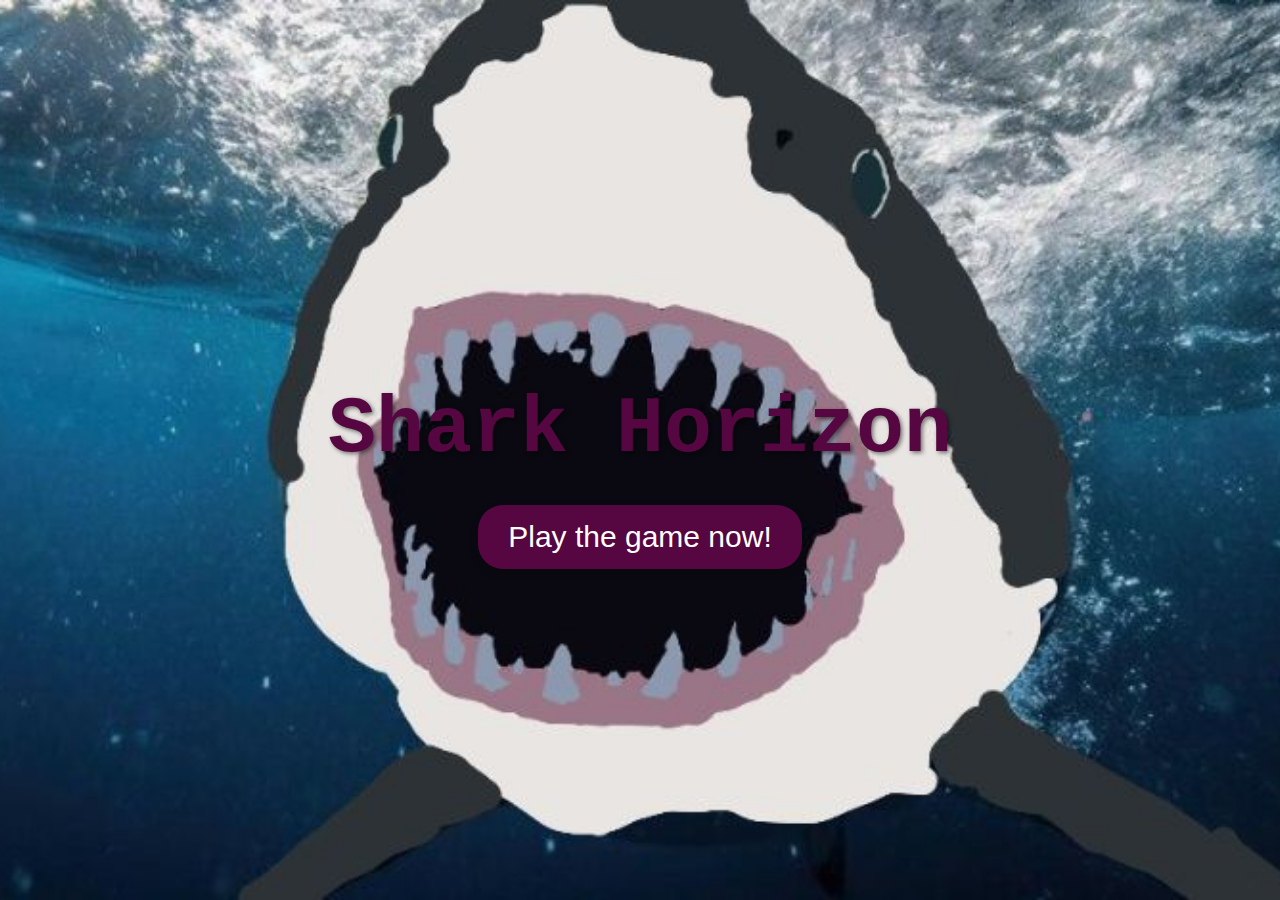
<file: index.html>
<!DOCTYPE html>
<html lang="en">
<head>
    <meta charset="UTF-8">
    <meta name="viewport" content="width=device-width, initial-scale=1.0">
    <title>Shark Horizon</title>
    <link rel="stylesheet" href="views/css/style.css">
</head>
<body>
    <h1>Shark Horizon</h1>
    <a href="game.html"><button id="playButton">Play the game now!</button></a>
    <div id="shark"></div>
    <script src="logic/script.js"></script>
</body>
</html>
</file>
<file: views/css/style.css>
body {
    display: flex;
    justify-content: center;
    align-items: center;
    flex-direction: column;
    background-image: url('../img/litsch.jpeg');
    background-size: cover;
    background-repeat: no-repeat;
    background-position: center;
    color: #560640;
    font-family: 'Courier New', Courier, monospace;
    font-size: 20px;
    min-height: 100vh;
    margin: 0;
    padding: 0;
    /* animation: moveBackground 30s infinite ease-in-out; */
    overflow: hidden;
}

h1 {
    font-size: 4em;
    text-shadow: 2px 2px 4px rgba(0, 0, 0, 0.5);
    margin-bottom: 30px;
}

#playButton {
    font-size: 1.5em;
    padding: 15px 30px;
    border: none;
    border-radius: 25px;
    background-color: #560640;
    color: white;
    cursor: pointer;
    transition: all 0.3s ease;
    box-shadow: 0 4px 8px rgba(0, 0, 0, 0.2);
}

#playButton:hover {
    transform: scale(1.1);
    background-color: #7a0959;
    box-shadow: 0 6px 12px rgba(0, 0, 0, 0.3);
}

@keyframes moveBackground {
    0% {
        background-position: 0% 50%;
    }
    50% {
        background-position: 100% 50%;
    }
    100% {
        background-position: 0% 50%;
    }
}
</file>
